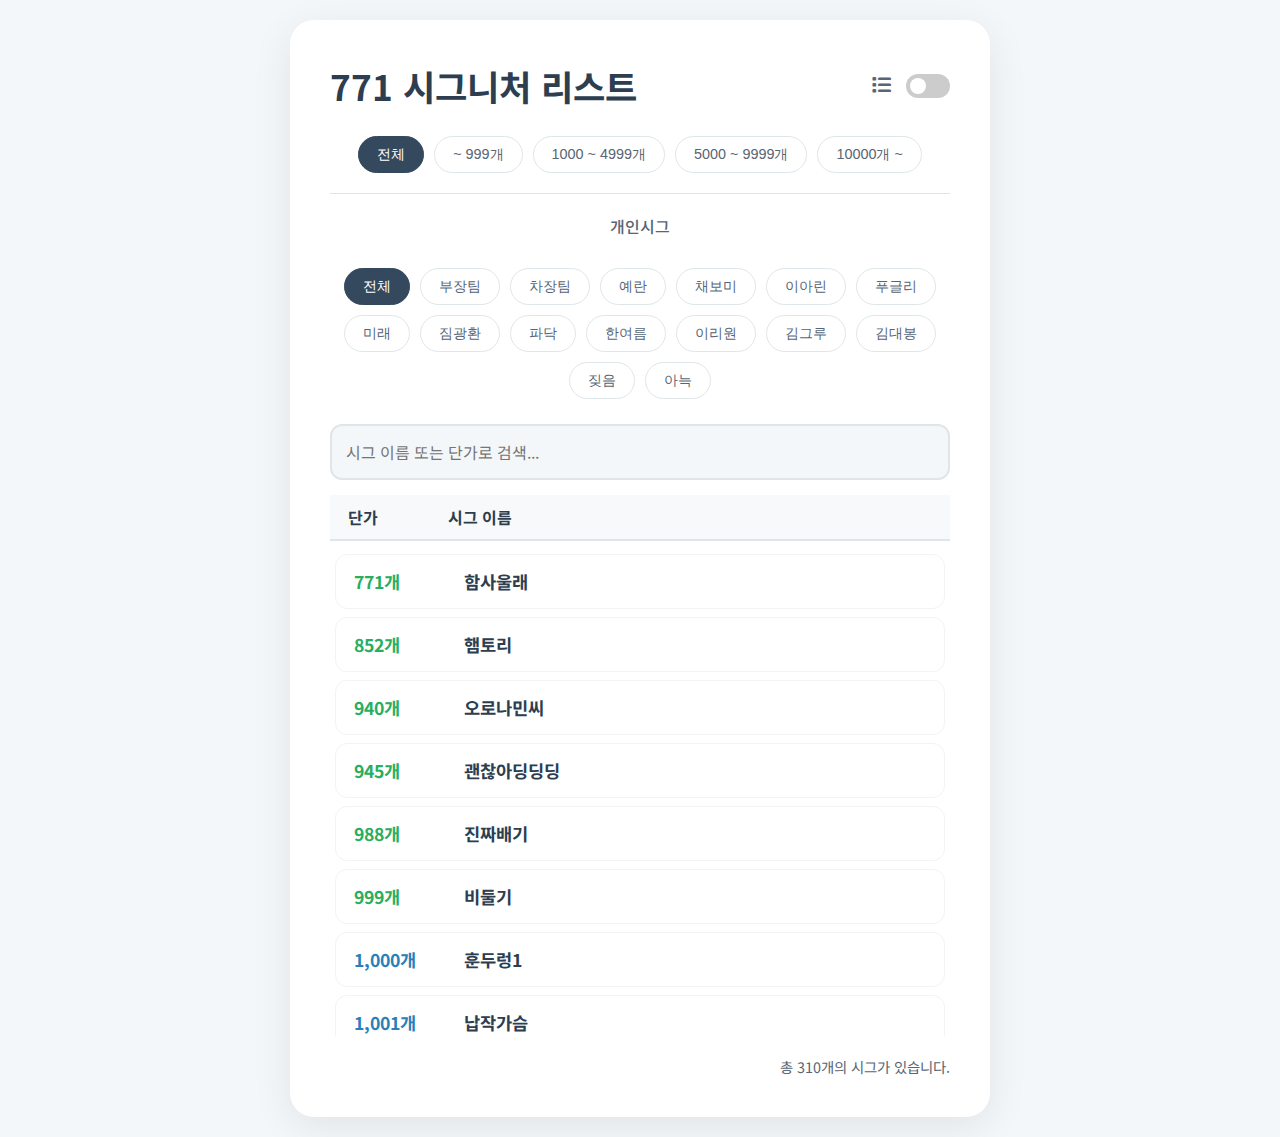
<file: index.html>
<!DOCTYPE html>
<html lang="ko">
<head>
    <meta charset="UTF-8">
    <meta name="viewport" content="width=device-width, initial-scale=1.0">
    <title>771 시그니처 리스트</title>
    <link rel="stylesheet" href="https://cdnjs.cloudflare.com/ajax/libs/font-awesome/6.4.0/css/all.min.css">
    
    <style>
        /* Google Fonts에서 'Noto Sans KR' 폰트 가져오기 */
        @import url('https://fonts.googleapis.com/css2?family=Noto+Sans+KR:wght@400;500;700&display=swap');

        :root {
            --bg-color: #f4f7f9;
            --container-bg: #ffffff;
            --text-color: #2c3e50;
            --subtext-color: #576574;
            --border-color: #dfe6e9;
            --shadow-color: rgba(0, 0, 0, 0.08);
            --header-bg: #f8f9fa;
            --card-bg: #ffffff;
            --card-border: #f1f3f5;
            --card-shadow: rgba(0,0,0,0.05);
            --card-hover-shadow: rgba(0,0,0,0.1);
        }

        body.dark-mode {
            --bg-color: #1a1a1a;
            --container-bg: #2c2c2c;
            --text-color: #ecf0f1;
            --subtext-color: #bdc3c7;
            --border-color: #4a4a4a;
            --shadow-color: rgba(0, 0, 0, 0.4);
            --header-bg: #3a3a3a;
            --card-bg: #333333;
            --card-border: #4a4a4a;
            --card-shadow: rgba(0,0,0,0.2);
            --card-hover-shadow: rgba(0,0,0,0.3);
        }

        * {
            box-sizing: border-box;
            margin: 0;
            padding: 0;
        }

        body {
            font-family: 'Noto Sans KR', sans-serif;
            background-color: var(--bg-color);
            color: var(--text-color);
            display: flex;
            justify-content: center;
            align-items: flex-start; /* 상단 정렬 */
            min-height: 100vh;
            padding: 20px;
            transition: background-color 0.3s, color 0.3s;
        }

        .container {
            background-color: var(--container-bg);
            padding: 40px;
            border-radius: 24px;
            box-shadow: 0 10px 40px var(--shadow-color);
            width: 90%;
            max-width: 700px;
            text-align: center;
            position: relative;
            transition: background-color 0.3s;
        }

        .header-section {
            display: flex;
            justify-content: space-between;
            align-items: center;
            margin-bottom: 25px;
            flex-wrap: wrap; /* 모바일에서 줄바꿈을 위해 추가 */
        }
        
        .top-controls {
            display: flex;
            align-items: center;
            gap: 15px;
        }

        /* 다크모드 토글 스위치 */
        .theme-switch-wrapper { display: flex; align-items: center; }
        .theme-switch { display: inline-block; height: 24px; position: relative; width: 44px; }
        .theme-switch input { display:none; }
        .slider { background-color: #ccc; bottom: 0; cursor: pointer; left: 0; position: absolute; right: 0; top: 0; transition: .4s; }
        .slider:before { background-color: #fff; bottom: 4px; content: ""; height: 16px; left: 4px; position: absolute; transition: .4s; width: 16px; }
        input:checked + .slider { background-color: #2196F3; }
        input:checked + .slider:before { transform: translateX(20px); }
        .slider.round { border-radius: 34px; }
        .slider.round:before { border-radius: 50%; }

        /* 뷰 전환 버튼 */
        #view-toggle { background: none; border: none; color: var(--subtext-color); cursor: pointer; font-size: 1.2em; }

        h1 {
            color: var(--text-color);
            font-size: 2.2em;
            font-weight: 700;
            margin: 0;
        }

        .controls-wrapper {
            display: flex;
            flex-direction: column;
            gap: 20px;
            margin-bottom: 25px;
        }

        .filter-group {
            display: flex;
            flex-wrap: wrap;
            gap: 10px;
            justify-content: center;
        }
        
        .filter-title {
            font-size: 1em;
            font-weight: 500;
            color: var(--subtext-color);
            margin-bottom: 10px;
            border-top: 1px solid var(--border-color);
            padding-top: 20px;
        }

        .filter-btn {
            padding: 8px 18px;
            border: 1px solid var(--border-color);
            border-radius: 20px;
            background-color: var(--container-bg);
            color: var(--subtext-color);
            cursor: pointer;
            font-size: 0.9em;
            font-weight: 500;
            transition: all 0.2s ease-in-out;
        }

        .filter-btn:hover {
            background-color: var(--bg-color);
            border-color: #c8d6e5;
        }

        .filter-btn.active {
            background-color: #34495e;
            color: white;
            border-color: #34495e;
        }
        
        .search-wrapper { position: relative; margin-bottom: 15px; }

        #search-input {
            width: 100%;
            padding: 14px;
            border: 2px solid var(--border-color);
            border-radius: 12px;
            font-size: 1em;
            font-family: 'Noto Sans KR', sans-serif;
            transition: border-color 0.2s;
            background-color: var(--bg-color);
            color: var(--text-color);
        }
        #search-input:focus { border-color: #54a0ff; outline: none; }

        .list-container { position: relative; }

        #list-header {
            display: flex;
            justify-content: space-between;
            padding: 10px 18px;
            background-color: var(--header-bg);
            border-bottom: 2px solid var(--border-color);
            position: sticky;
            top: 0;
            z-index: 10;
        }

        .list-container.card-view-active #list-header { display: none; }

        #list-header .header-price { font-weight: 700; color: var(--text-color); flex-basis: 100px; text-align: left; cursor: pointer; user-select: none; }
        #list-header .header-name { font-weight: 700; color: var(--text-color); flex-grow: 1; text-align: left; }

        #dance-list { 
            list-style-type: none; 
            text-align: left; 
            max-height: 55vh;
            overflow-y: auto;
            padding: 5px;
        }
        #dance-list::-webkit-scrollbar { width: 14px; }
        #dance-list::-webkit-scrollbar-track { background: transparent; }
        #dance-list::-webkit-scrollbar-thumb { background: #bdc3c7; border-radius: 10px; border: 4px solid var(--container-bg); }
        #dance-list::-webkit-scrollbar-thumb:hover { background: #95a5a6; }

        #dance-list li {
            background-color: var(--card-bg);
            padding: 14px 18px;
            margin-top: 8px;
            border-radius: 12px;
            display: flex;
            justify-content: space-between;
            align-items: center;
            font-size: 1.1em;
            transition: all 0.2s ease-in-out;
            border: 1px solid var(--card-border);
        }
        #dance-list li:hover {
            transform: translateY(-2px);
            box-shadow: 0 4px 15px var(--card-hover-shadow);
        }

        .dance-info { display: flex; align-items: center; flex-grow: 1; text-align: left; }
        .dance-info .price { font-weight: bold; flex-basis: 100px; text-align: left; margin-right: 10px; }
        .dance-info .name { font-weight: 700; color: var(--text-color); flex-grow: 1; }

        /* 가격대별 색상 */
        .price-tier-1 .price { color: #27ae60; } /* ~999 */
        .price-tier-2 .price { color: #2980b9; } /* 1000 ~ 4999 */
        .price-tier-3 .price { color: #d35400; } /* 5000 ~ 9999 */
        .price-tier-4 .price { color: #c0392b; } /* 10000 ~ */
        .price-tier-5 .price { color: #8e44ad; } /* 100000 ~ */

        /* 카드 뷰 스타일 */
        .list-container.card-view-active #dance-list {
            display: grid;
            grid-template-columns: repeat(auto-fill, minmax(150px, 1fr));
            gap: 15px;
        }
        .list-container.card-view-active #dance-list li {
            flex-direction: column;
            align-items: flex-start;
            padding: 15px;
        }
        .list-container.card-view-active #dance-list .dance-info {
            flex-direction: column;
            align-items: flex-start;
            width: 100%;
        }
        .list-container.card-view-active #dance-list .dance-info .price {
            font-size: 1.1em;
            margin-bottom: 5px;
        }
        .list-container.card-view-active #dance-list .dance-info .name {
            font-size: 0.9em;
        }
        .list-container.card-view-active ~ #item-count {
            margin-top: 10px;
        }

        #item-count {
            margin-top: 20px;
            color: var(--subtext-color);
            font-size: 0.9em;
            text-align: right;
        }

        @media (max-width: 700px) {
            body { padding: 10px; }
            .container { padding: 20px; }
            .header-section {
                flex-direction: column;
                gap: 20px;
                align-items: center;
            }
            .top-controls {
                order: -1; /* 모바일에서 위로 올림 */
            }
            h1 { font-size: 1.8em; text-align: center; width: 100%;}
            .filter-btn { padding: 6px 12px; font-size: 0.8em; }
            #dance-list li { padding: 10px 15px; font-size: 1em; }
            #list-header .header-price, .dance-info .price { flex-basis: 80px; }
            .list-container.card-view-active #dance-list {
                grid-template-columns: repeat(auto-fill, minmax(120px, 1fr));
            }
        }
    </style>
</head>
<body>
    <div class="container">
        <div class="header-section">
            <h1>771 시그니처 리스트</h1>
            <div class="top-controls">
                <button id="view-toggle" title="보기 전환"><i class="fas fa-list"></i></button>
                <div class="theme-switch-wrapper">
                    <label class="theme-switch" for="checkbox">
                        <input type="checkbox" id="checkbox" />
                        <div class="slider round"></div>
                    </label>
                </div>
            </div>
        </div>
        
        <div class="controls-wrapper">
            <div id="filter-buttons" class="filter-group">
                <button class="filter-btn active" data-min="0" data-max="Infinity">전체</button>
                <button class="filter-btn" data-min="1" data-max="999">~ 999개</button>
                <button class="filter-btn" data-min="1000" data-max="4999">1000 ~ 4999개</button>
                <button class="filter-btn" data-min="5000" data-max="9999">5000 ~ 9999개</button>
                <button class="filter-btn" data-min="10000" data-max="Infinity">10000개 ~</button>
            </div>
            <div class="filter-title">개인시그</div>
             <div id="personal-filter-buttons" class="filter-group">
                 <!-- 개인 필터 버튼이 여기에 동적으로 추가됩니다. -->
             </div>
        </div>
        
        <div class="search-wrapper">
            <input type="text" id="search-input" placeholder="시그 이름 또는 단가로 검색...">
        </div>
        
        <div class="list-container">
            <div id="list-header">
                <div class="header-price" id="sort-header">단가 <span id="sort-indicator"></span></div>
                <div class="header-name">시그 이름</div>
            </div>
            <ul id="dance-list"></ul>
        </div>
        <div id="item-count"></div>
    </div>
    
    <script>
        document.addEventListener('DOMContentLoaded', () => {
            const searchInput = document.getElementById('search-input');
            const danceList = document.getElementById('dance-list');
            const listContainer = document.querySelector('.list-container');
            const filterButtonsContainer = document.getElementById('filter-buttons');
            const personalFilterButtonsContainer = document.getElementById('personal-filter-buttons');
            const sortHeader = document.getElementById('sort-header');
            const sortIndicator = document.getElementById('sort-indicator');
            const itemCountElement = document.getElementById('item-count');
            const themeSwitch = document.getElementById('checkbox');
            const viewToggle = document.getElementById('view-toggle');
            
            let currentPriceFilter = { min: 0, max: Infinity };
            let currentPersonalFilter = '전체';
            let currentSort = 'none'; // 'none', 'asc', 'desc'

            // --- 데이터 관리 영역 ---
            const defaultPeople = [ '부장팀', '차장팀', '예란', '채보미', '이아린', '푸글리', '미래', '짐광환', '파닥', '한여름', '이리원', '김그루', '김대봉', '짖음', '아늑', '기타' ];
            const defaultDances = [
                { name: '함사울래', price: 771, person: '기타' }, { name: '햄토리', price: 852, person: '기타' }, { name: '오로나민씨', price: 940, person: '기타' }, { name: '괜찮아딩딩딩', price: 945, person: '기타' }, { name: '진짜배기', price: 988, person: '기타' }, { name: '비둘기', price: 999, person: '기타' }, { name: '훈두렁1', price: 1000, person: '기타' }, { name: '납작가슴', price: 1001, person: '기타' }, { name: '실루엣', price: 1002, person: '기타' }, { name: '솜사탕', price: 1003, person: '기타' }, { name: '슈퍼그럼요', price: 1005, person: '기타' }, { name: '탕탕탕', price: 1008, person: '기타' }, { name: '역도', price: 1009, person: '기타' }, { name: '미룬이', price: 1010, person: '기타' }, { name: '진압해', price: 1011, person: '기타' }, { name: '피리아웃송', price: 1012, person: '기타' }, { name: '이라이라', price: 1025, person: '기타' }, { name: '모찌송', price: 1052, person: '기타' }, { name: '삐끼삐끼', price: 1080, person: '기타' }, { name: '허리업', price: 1082, person: '기타' }, { name: '미래베어', price: 1087, person: '미래' }, { name: '썸뾱단', price: 1088, person: '한여름' }, { name: '첫만남', price: 1102, person: '기타' }, { name: '못말리는아가씨', price: 1111, person: '기타' }, { name: '바빠', price: 1115, person: '기타' }, { name: '컴투미', price: 1122, person: '기타' }, { name: '버터플라이', price: 1142, person: '기타' }, { name: '말해줘요', price: 1152, person: '기타' }, { name: '러브쉐이크', price: 1182, person: '기타' }, { name: '헤비머신건', price: 1212, person: '기타' }, { name: '레디올낫', price: 1252, person: '기타' }, { name: '이즈나 IZNA', price: 1279, person: '기타' }, { name: '핫해', price: 1288, person: '기타' }, { name: '테디베어', price: 1295, person: '기타' }, { name: '골반댄스', price: 1297, person: '기타' }, { name: '겐또', price: 1298, person: '기타' }, { name: '카리나닮았대', price: 1299, person: '기타' }, { name: '탕후루', price: 1300, person: '기타' }, { name: '바람피면D지는거야', price: 1310, person: '기타' }, { name: '할말이없네', price: 1313, person: '기타' }, { name: '푱푱', price: 1350, person: '기타' }, { name: '오세안 무역', price: 1369, person: '아늑' }, { name: '포켓몬', price: 1360, person: '기타' }, { name: '룩앳미', price: 1370, person: '기타' }, { name: '폼미쳤다', price: 1400, person: '기타' }, { name: '린뾱단', price: 1402, person: '이아린' }, { name: 'KTwiz 아웃송', price: 1412, person: '기타' }, { name: 'Shhhh', price: 1425, person: '기타' }, { name: '슈퍼슈퍼해', price: 1444, person: '기타' }, { name: '홀드업', price: 1450, person: '기타' }, { name: '봄뾱단', price: 1452, person: '채보미' }, { name: '오늘만 I love you', price: 1486, person: '기타' }, { name: '미뾱단', price: 1487, person: '미래' }, { name: '그루 뾱단', price: 1498, person: '김그루' }, { name: '왜요왜요', price: 1500, person: '기타' }, { name: '사랑받을준비완료', price: 1520, person: '기타' }, { name: '란뾱이', price: 1524, person: '예란' }, { name: '벌룬인럽', price: 1550, person: '기타' }, { name: 'Change', price: 1555, person: '기타' }, { name: '나랑사귈래', price: 1570, person: '기타' }, { name: '마그네틱', price: 1580, person: '기타' }, { name: '사랑스러워', price: 1599, person: '기타' }, { name: 'Apt', price: 1600, person: '기타' }, { name: '아마겟돈', price: 1650, person: '기타' }, { name: '오빠달려붕붕', price: 1665, person: '기타' }, { name: '기훈업(호영레이블)', price: 1666, person: '기타' }, { name: '여르미텐겐', price: 1688, person: '한여름' }, { name: '짠쿵쾅', price: 1700, person: '기타' }, { name: '이머전시', price: 1705, person: '기타' }, { name: '외모체크', price: 1717, person: '기타' }, { name: '클락션', price: 1750, person: '기타' }, { name: '돈터치', price: 1771, person: '기타' }, { name: '미드차이', price: 1772, person: '기타' }, { name: '꽃게춤', price: 1777, person: '기타' }, { name: '스트로베리러쉬', price: 1800, person: '기타' }, { name: '우치다', price: 1802, person: '기타' }, { name: '퉁퉁퉁사후르', price: 1805, person: '기타' }, { name: '날라리', price: 1818, person: '기타' }, { name: '나이스바디', price: 1820, person: '기타' }, { name: '아리원', price: 1821, person: '이리원' }, { name: '옴브리뉴', price: 1850, person: '기타' }, { name: '너뿐이야', price: 1852, person: '기타' }, { name: '수파도파', price: 1888, person: '기타' }, { name: '쌔끈빠끈해', price: 1900, person: '기타' }, { name: '푸른산호초', price: 1919, person: '기타' }, { name: '포켓로켓', price: 1925, person: '기타' }, { name: '슈퍼스타', price: 1950, person: '기타' }, { name: '찔려', price: 1972, person: '기타' }, { name: '첫눈', price: 1980, person: '기타' }, { name: '청바지', price: 1999, person: '기타' }, { name: '훈두렁', price: 2000, person: '기타' }, { name: '빛을따라서', price: 2002, person: '기타' }, { name: '투배드', price: 2004, person: '기타' }, { name: '킥드베', price: 2005, person: '기타' }, { name: '체온', price: 2008, person: '기타' }, { name: '붐붐베이스', price: 2010, person: '기타' }, { name: 'Outta my mind', price: 2025, person: '이아린' }, { name: '몸', price: 2030, person: '기타' }, { name: '바니바니', price: 2050, person: '기타' }, { name: '팬서비스', price: 2060, person: '기타' }, { name: '나니가스키', price: 2070, person: '기타' }, { name: '내이름 맑음', price: 2080, person: '기타' }, { name: '키딩', price: 2099, person: '기타' }, { name: '슈퍼소닉', price: 2100, person: '기타' }, { name: '나루토', price: 2111, person: '기타' }, { name: '짖음 응원가', price: 2131, person: '짖음' }, { name: '아로아로', price: 2152, person: '기타' }, { name: '이 xxx야', price: 2180, person: '기타' }, { name: '최애의 아이', price: 2200, person: '기타' }, { name: '사쿠란보', price: 2201, person: '기타' }, { name: '제로투', price: 2222, person: '기타' }, { name: '바우치', price: 2223, person: '기타' }, { name: '요괴란', price: 2224, person: '예란' }, { name: '네모네모', price: 2225, person: '기타' }, { name: '사뿐사뿐', price: 2226, person: '기타' }, { name: '드립', price: 2300, person: '기타' }, { name: '할것', price: 2333, person: '기타' }, { name: '언홀리', price: 2345, person: '짐광환' }, { name: '고민중독', price: 2350, person: '기타' }, { name: '떡춤', price: 2400, person: '기타' }, { name: '콩콩이', price: 2401, person: '기타' }, { name: '테크토닉', price: 2402, person: '기타' }, { name: '더기춤', price: 2403, person: '기타' }, { name: '04년생 클럽춤', price: 2404, person: '기타' }, { name: '내귀에캔디', price: 2424, person: '기타' }, { name: '틱탁', price: 2444, person: '기타' }, { name: 'Up', price: 2450, person: '기타' }, { name: '대봉 응원가', price: 2452, person: '김대봉' }, { name: '파닥 응원가', price: 2484, person: '파닥' }, { name: '미플단 이걸안쏴', price: 2487, person: '미래' }, { name: '핑크 레이디', price: 2500, person: '기타' }, { name: '멋쟁이 토마토', price: 2505, person: '기타' }, { name: '소다팝', price: 2548, person: '기타' }, { name: '오빠 바이러스', price: 2550, person: '기타' }, { name: 'Work', price: 2555, person: '기타' }, { name: '자기야 화풀어', price: 2558, person: '기타' }, { name: '위플래쉬', price: 2600, person: '기타' }, { name: '우유', price: 2626, person: '기타' }, { name: '너와의 모든지금', price: 2670, person: '기타' }, { name: '만트라', price: 2700, person: '기타' }, { name: '여우', price: 2727, person: '기타' }, { name: '흔들어!', price: 2771, person: '기타' }, { name: '매니악', price: 2777, person: '기타' }, { name: '미친짐광', price: 2779, person: '짐광환' }, { name: '바디바디', price: 2800, person: '기타' }, { name: '이쁜아린', price: 2802, person: '이아린' }, { name: '천사소개', price: 2804, person: '기타' }, { name: '공주들은 원래그래', price: 2820, person: '기타' }, { name: '이리원이리온', price: 2821, person: '이리원' }, { name: '간바레센빠이', price: 2828, person: '기타' }, { name: '보미 온다면', price: 2852, person: '채보미' }, { name: '미래 응원가', price: 2887, person: '미래' }, { name: 'Like you', price: 2888, person: '기타' }, { name: '글리 응원가', price: 2892, person: '푸글리' }, { name: '그루 응원가', price: 2898, person: '김그루' }, { name: '미야오', price: 2900, person: '기타' }, { name: '화사 Na', price: 2950, person: '기타' }, { name: '두고 보닥', price: 2984, person: '파닥' }, { name: '코카인', price: 2992, person: '기타' }, { name: '훈두렁 3', price: 3000, person: '기타' }, { name: 'EDM', price: 3003, person: '기타' }, { name: '룰루랄라', price: 3010, person: '기타' }, { name: 'Wicked', price: 3025, person: '기타' }, { name: 'GGUM', price: 3030, person: '기타' }, { name: 'Not Like Us', price: 3066, person: '기타' }, { name: '이리오너라', price: 3084, person: '파닥' }, { name: '미래의호흡', price: 3087, person: '미래' }, { name: '손떼!!', price: 3111, person: '기타' }, { name: '예란 응원가', price: 3124, person: '예란' }, { name: '버러지송', price: 3180, person: '기타' }, { name: '머시써 머시써', price: 3200, person: '기타' }, { name: 'LSD', price: 3222, person: '기타' }, { name: 'Summer Aria', price: 3288, person: '한여름' }, { name: '밤을 달리다', price: 3300, person: '기타' }, { name: '이아린업', price: 3302, person: '이아린' }, { name: '섹시글리', price: 3392, person: '푸글리' }, { name: '그대에게 한마디', price: 3500, person: '기타' }, { name: '이쿠욧', price: 3555, person: '기타' }, { name: '알려줄게', price: 3669, person: '기타' }, { name: '아헤가오', price: 3777, person: '기타' }, { name: '빠라뉴', price: 3888, person: '기타' }, { name: '터미널', price: 3892, person: '기타' }, { name: '섹시 빠빠빠', price: 3988, person: '기타' }, { name: '훈두렁 4', price: 4000, person: '기타' }, { name: 'Angel', price: 4001, person: '기타' }, { name: '린플단 너와나사이', price: 4202, person: '이아린' }, { name: 'Levitating', price: 4400, person: '기타' }, { name: '완전히 살아있네', price: 4444, person: '기타' }, { name: '미플단업', price: 4487, person: '미래' }, { name: 'London', price: 4555, person: '기타' }, { name: '따봐시파', price: 4818, person: '부장팀' }, { name: '따보던지', price: 4848, person: '기타' }, { name: '오빠를 사랑해', price: 4860, person: '차장팀' }, { name: '파닥 신호탄', price: 4884, person: '파닥' }, { name: 'RARARA', price: 4892, person: '기타' }, { name: '최악의세대', price: 5000, person: '기타' }, { name: '헤이미키', price: 5050, person: '기타' }, { name: '예란 신호탄', price: 5124, person: '예란' }, { name: '이리원 신호탄', price: 5221, person: '이리원' }, { name: '대봉신호탄', price: 5252, person: '김대봉' }, { name: '보미차이', price: 5272, person: '채보미' }, { name: '우리짐광', price: 5279, person: '짐광환' }, { name: '미래가 미래다', price: 5287, person: '미래' }, { name: '썸신호탄', price: 5288, person: '한여름' }, { name: '아린 신호탄', price: 5502, person: '이아린' }, { name: 'Beggin', price: 5555, person: '기타' }, { name: '글리 신호탄', price: 5792, person: '푸글리' }, { name: '닥이 좀보자', price: 5884, person: '파닥' }, { name: '그루 신호탄', price: 5898, person: '김그루' }, { name: '사쿠라', price: 5959, person: '기타' }, { name: '호세쿠엘보', price: 6000, person: '기타' }, { name: '슬램덩크', price: 6666, person: '기타' }, { name: 'Ashes', price: 6767, person: '기타' }, { name: '캐리비안의 해적', price: 6868, person: '기타' }, { name: '문라이트', price: 6969, person: '기타' }, { name: 'Got It', price: 6974, person: '기타' }, { name: '훈두렁 7', price: 7000, person: '기타' }, { name: 'Dirty Sexy', price: 7272, person: '차장팀' }, { name: '채봄미워', price: 7525, person: '채보미' }, { name: '귀환', price: 7575, person: '기타' }, { name: 'Killer', price: 7666, person: '기타' }, { name: '쇼타임', price: 7777, person: '기타' }, { name: '거짓말', price: 8000, person: '기타' }, { name: '쇠맛좀봐라', price: 8282, person: '부장팀' }, { name: '이게바로 멋인기라', price: 8337, person: '기타' }, { name: '살아있네 살아있어', price: 8484, person: '기타' }, { name: '미래 더 알고싶어', price: 8787, person: '미래' }, { name: '빠빠빠', price: 8888, person: '기타' }, { name: '레전드 네버다이', price: 9000, person: '기타' }, { name: '계엄령', price: 9500, person: '기타' }, { name: '파이널 러브송', price: 9820, person: '기타' }, { name: '슈퍼 비둘기', price: 9999, person: '기타' }, { name: 'MVP', price: 10000, person: '기타' }, { name: '질풍가도', price: 10002, person: '기타' }, { name: '사케사랑', price: 10004, person: '기타' }, { name: 'Where you are', price: 10010, person: '기타' }, { name: 'Devil', price: 10013, person: '기타' }, { name: '홍길동', price: 10020, person: '기타' }, { name: '슈퍼란플단', price: 10024, person: '예란' }, { name: 'Ak47', price: 10047, person: '기타' }, { name: 'Thumb', price: 10052, person: '채보미' }, { name: 'V6_melody', price: 10066, person: '기타' }, { name: 'The', price: 10071, person: '기타' }, { name: '하누 HANU', price: 10082, person: '기타' }, { name: '파닥몬 진화', price: 10084, person: '파닥' }, { name: '보미안의88', price: 10088, person: '기타' }, { name: '만개화', price: 10099, person: '기타' }, { name: 'You are my Hero', price: 10105, person: '채보미' }, { name: '동쟈스님', price: 10108, person: '기타' }, { name: 'Xeross', price: 10130, person: '기타' }, { name: '공돌2당', price: 10202, person: '기타' }, { name: 'Dodododod', price: 10505, person: '기타' }, { name: '대치동', price: 10609, person: '기타' }, { name: '땡기우기', price: 10707, person: '기타' }, { name: '찌노롱UP', price: 10756, person: '기타' }, { name: '만끼', price: 10771, person: '기타' }, { name: '지져스', price: 10774, person: '기타' }, { name: 'Soundbox', price: 10804, person: '기타' }, { name: 'Carrera.', price: 10911, person: '기타' }, { name: 'Heaven', price: 11004, person: '기타' }, { name: 'Atmosphere', price: 11111, person: '기타' }, { name: '강강수월래', price: 11187, person: '기타' }, { name: '소원을 말해봐', price: 11811, person: '차장팀' }, { name: '짐멘의 외침', price: 11900, person: '짐광환' }, { name: '불좀지펴봐라', price: 11911, person: '부장팀' }, { name: '도파민', price: 11582, person: '기타' }, { name: '슈퍼 썸플단', price: 12088, person: '한여름' }, { name: 'Hands Up', price: 12121, person: '기타' }, { name: '심장을 바쳐라', price: 12171, person: '기타' }, { name: '슈퍼 원플단', price: 12221, person: '이리원' }, { name: '뛰어', price: 12222, person: '기타' }, { name: '시그니엘', price: 12223, person: '기타' }, { name: 'Ass Up', price: 12250, person: '기타' }, { name: '안녕하세욥@', price: 12345, person: '기타' }, { name: '슈퍼봄플단', price: 12452, person: '채보미' }, { name: '발견사운드', price: 12484, person: '기타' }, { name: 'Heart', price: 12486, person: '기타' }, { name: '슈퍼 푸글리', price: 12492, person: '푸글리' }, { name: '레부엘토마토', price: 12505, person: '기타' }, { name: '아뜨거탱탱이', price: 12525, person: '기타' }, { name: '어흥~!@', price: 12550, person: '기타' }, { name: '함마형!', price: 12588, person: '기타' }, { name: 'Cjyo', price: 12745, person: '기타' }, { name: '슈퍼 짐플단', price: 12779, person: '짐광환' }, { name: 'Ignite', price: 13333, person: '기타' }, { name: '슈퍼 린플단', price: 14202, person: '이아린' }, { name: '행복만해란', price: 14240, person: '예란' }, { name: 'Call Of Silence', price: 14475, person: '기타' }, { name: '슈퍼 닥플단', price: 14484, person: '파닥' }, { name: '슈퍼 미플단', price: 14487, person: '미래' }, { name: 'Wolves', price: 14771, person: '기타' }, { name: '마티니', price: 15000, person: '기타' }, { name: 'Dangerous', price: 16666, person: '기타' }, { name: '고죠사토루', price: 17459, person: '기타' }, { name: '#까치', price: 17777, person: '기타' }, { name: '프로산게장', price: 18530, person: '기타' }, { name: 'VIP', price: 20000, person: '기타' }, { name: '이만 끼', price: 20771, person: '기타' }, { name: '할렐루야', price: 20774, person: '기타' }, { name: '채플단 Never Die', price: 22222, person: '채보미' }, { name: '슈퍼 란플단', price: 22224, person: '예란' }, { name: 'Chocoping', price: 25555, person: '기타' }, { name: '귀멸의 칼날', price: 27771, person: '기타' }, { name: '큰 까치', price: 27777, person: '기타' }, { name: '미래핵펀치', price: 28787, person: '미래' }, { name: '큰 레부엘토마토', price: 29999, person: '기타' }, { name: 'VVIP', price: 30000, person: '기타' }, { name: 'Legendary', price: 100000, person: '기타' }, { name: 'Stronger', price: 200000, person: '기타' }, { name: 'GOD', price: 300000, person: '기타' }
            ];

            // 페이지 로드 시 데이터 오름차순으로 정렬
            defaultDances.sort((a, b) => a.price - b.price);

            let dances = [...defaultDances];
            let originalDances = [...defaultDances];
            
            // 개인 필터 버튼 생성
            function createPersonalFilterButtons() {
                const people = [...defaultPeople];
                
                personalFilterButtonsContainer.innerHTML = '<button class="filter-btn active" data-filter="전체">전체</button>';
                people.forEach(person => {
                    if (person === '기타') return;
                    // 해당 멤버의 시그가 하나라도 있는지 확인
                    const hasSigs = defaultDances.some(dance => dance.person === person);
                    if (hasSigs) {
                        const button = document.createElement('button');
                        button.className = 'filter-btn';
                        button.dataset.filter = person;
                        button.textContent = person;
                        personalFilterButtonsContainer.appendChild(button);
                    }
                });
            }

            // 목록 렌더링 함수
            const renderDances = (dancesToRender) => {
                danceList.innerHTML = '';
                dancesToRender.forEach((dance) => {
                    const li = document.createElement('li');
                    if (dance.price >= 100000) li.classList.add('price-tier-5');
                    else if (dance.price >= 10000) li.classList.add('price-tier-4');
                    else if (dance.price >= 5000) li.classList.add('price-tier-3');
                    else if (dance.price >= 1000) li.classList.add('price-tier-2');
                    else li.classList.add('price-tier-1');
                    const danceInfo = document.createElement('div');
                    danceInfo.className = 'dance-info';
                    const priceSpan = document.createElement('span');
                    priceSpan.className = 'price';
                    priceSpan.textContent = `${dance.price.toLocaleString('ko-KR')}개`;
                    const nameSpan = document.createElement('span');
                    nameSpan.className = 'name';
                    nameSpan.textContent = dance.name;
                    danceInfo.appendChild(priceSpan);
                    danceInfo.appendChild(nameSpan);
                    li.appendChild(danceInfo);
                    danceList.appendChild(li);
                });
                itemCountElement.textContent = `총 ${dancesToRender.length}개의 시그가 있습니다.`;
            };

            // 검색, 필터링, 정렬 함수
            const filterAndRender = () => {
                const searchTerm = searchInput.value.trim().toLowerCase();
                let filteredDances = [...defaultDances]; // 항상 원본 데이터로 시작

                // 1. 개인 필터 적용
                if (currentPersonalFilter !== '전체') {
                    filteredDances = filteredDances.filter(dance => dance.person === currentPersonalFilter);
                }

                // 2. 가격 범위 필터 적용
                filteredDances = filteredDances.filter(dance => 
                    dance.price >= currentPriceFilter.min && dance.price <= currentPriceFilter.max
                );

                // 3. 검색어 필터 적용
                if (searchTerm) {
                    filteredDances = filteredDances.filter(dance => 
                        dance.name.toLowerCase().includes(searchTerm) || String(dance.price).includes(searchTerm)
                    );
                }
                
                // 4. 정렬 적용
                if (currentSort === 'asc') {
                    filteredDances.sort((a, b) => a.price - b.price);
                } else if (currentSort === 'desc') {
                    filteredDances.sort((a, b) => b.price - a.price);
                }
                
                renderDances(filteredDances);
            };
            
            // 이벤트 리스너
            filterButtonsContainer.addEventListener('click', (e) => {
                if (e.target.classList.contains('filter-btn')) {
                    filterButtonsContainer.querySelectorAll('.filter-btn').forEach(btn => btn.classList.remove('active'));
                    e.target.classList.add('active');
                    currentPriceFilter.min = parseFloat(e.target.dataset.min);
                    currentPriceFilter.max = parseFloat(e.target.dataset.max);
                    filterAndRender();
                }
            });

            personalFilterButtonsContainer.addEventListener('click', (e) => {
                const btn = e.target;
                if (btn.classList.contains('filter-btn')) {
                    if (btn.classList.contains('active')) {
                        btn.classList.remove('active');
                        currentPersonalFilter = '전체';
                        personalFilterButtonsContainer.querySelector('[data-filter="전체"]').classList.add('active');
                    } else {
                        personalFilterButtonsContainer.querySelectorAll('.filter-btn').forEach(b => b.classList.remove('active'));
                        btn.classList.add('active');
                        currentPersonalFilter = btn.dataset.filter;
                    }
                    filterAndRender();
                }
            });

            sortHeader.addEventListener('click', () => {
                if (currentSort === 'none') currentSort = 'asc';
                else if (currentSort === 'asc') currentSort = 'desc';
                else currentSort = 'none';
                sortIndicator.textContent = currentSort === 'asc' ? '▲' : currentSort === 'desc' ? '▼' : '';
                filterAndRender();
            });

            searchInput.addEventListener('input', filterAndRender);
            
            themeSwitch.addEventListener('change', (e) => {
                document.body.classList.toggle('dark-mode', e.target.checked);
            });

            viewToggle.addEventListener('click', () => {
                listContainer.classList.toggle('card-view-active');
                const isCardView = listContainer.classList.contains('card-view-active');
                viewToggle.innerHTML = isCardView ? '<i class="fas fa-th-large"></i>' : '<i class="fas fa-list"></i>';
            });

            // 초기화
            createPersonalFilterButtons();
            filterAndRender();
        });
    </script>
</body>
</html>
</file>
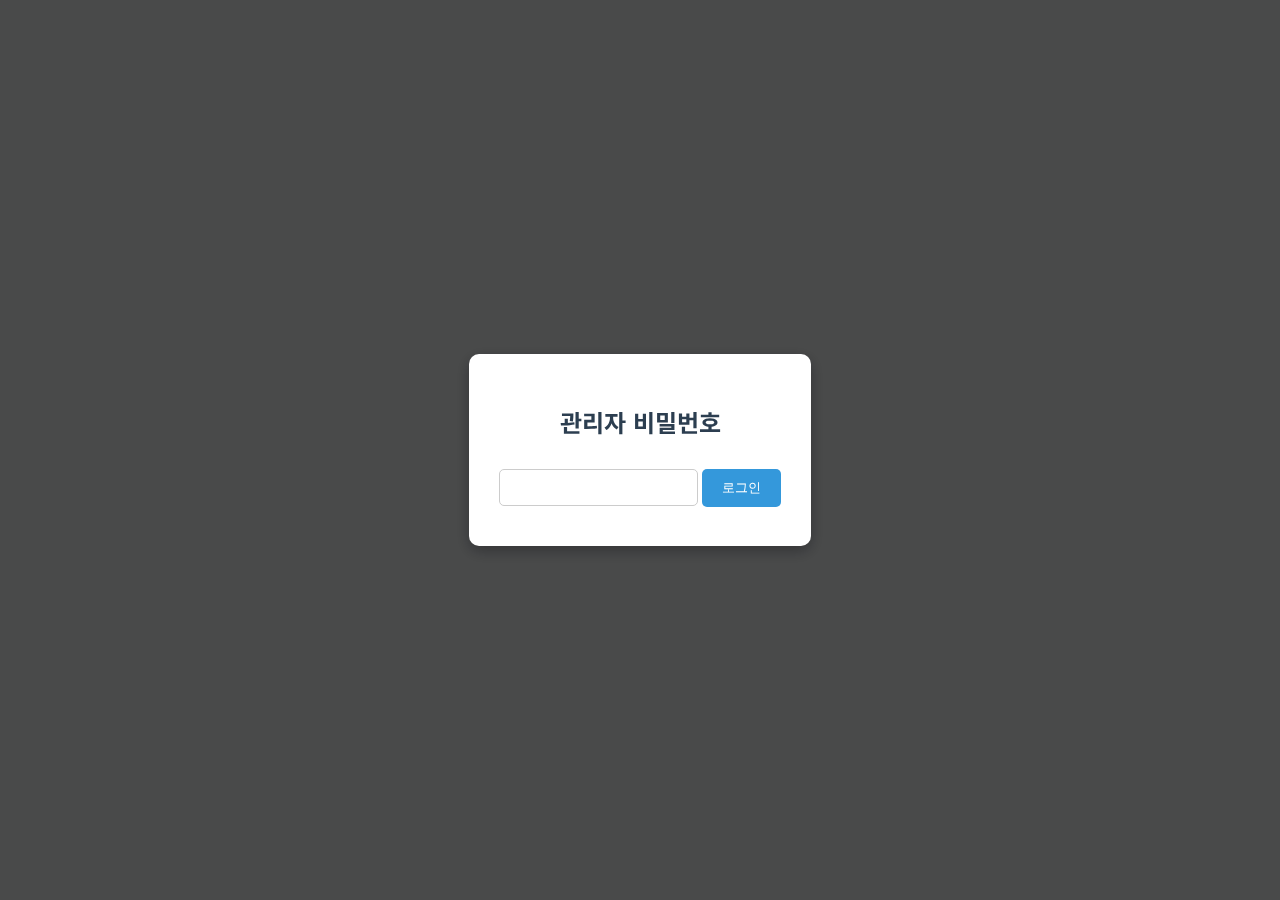
<file: admin.html>
<!DOCTYPE html>
<html lang="ko">
<head>
    <meta charset="UTF-8">
    <meta name="viewport" content="width=device-width, initial-scale=1.0">
    <title>시그니처 관리</title>
    <link rel="stylesheet" href="https://cdnjs.cloudflare.com/ajax/libs/font-awesome/6.4.0/css/all.min.css">
    <style>
        @import url('https://fonts.googleapis.com/css2?family=Noto+Sans+KR:wght@400;500;700&display=swap');
        :root {
            --primary-color: #3498db;
            --success-color: #27ae60;
            --danger-color: #e74c3c;
            --light-gray: #f4f7f9;
            --gray: #dfe6e9;
            --dark-gray: #576574;
            --text-color: #2c3e50;
        }
        body { font-family: 'Noto Sans KR', sans-serif; background-color: var(--light-gray); display: flex; justify-content: center; padding: 20px; }
        .container { background-color: #fff; padding: 40px; border-radius: 24px; box-shadow: 0 10px 40px rgba(0,0,0,0.08); width: 90%; max-width: 800px; }
        h1, h2 { margin-bottom: 20px; text-align: center; color: var(--text-color); }
        h2 { font-size: 1.5em; }
        #password-overlay { position: fixed; top: 0; left: 0; width: 100%; height: 100%; background: rgba(0,0,0,0.7); display: flex; justify-content: center; align-items: center; z-index: 100; }
        #password-box { background: white; padding: 30px; border-radius: 10px; text-align: center; box-shadow: 0 5px 15px rgba(0,0,0,0.3); }
        #password-box input { padding: 10px; border: 1px solid #ccc; border-radius: 5px; margin: 10px 0; }
        #password-box button { padding: 10px 20px; }
        #password-error { color: var(--danger-color); margin-top: 10px; display: none; }
        #admin-content { display: none; }
        .item-list { max-height: 40vh; overflow-y: auto; padding: 10px; border: 1px solid var(--gray); border-radius: 8px; margin-bottom: 20px; }
        .sig-item, .person-item { display: flex; gap: 10px; margin-bottom: 10px; align-items: center; padding: 5px; border-radius: 5px; background-color: #fff; }
        .sig-item input, .sig-item select, .person-item input { padding: 8px; border: 1px solid #ccc; border-radius: 5px; font-size: 1em; }
        .sig-item input[type="text"], .person-item input[type="text"] { flex-grow: 1; }
        .sig-item input[type="number"] { width: 100px; }
        .sig-item select { width: 150px; }
        .btn { padding: 8px 12px; border: none; border-radius: 5px; cursor: pointer; color: white; transition: background-color 0.2s; }
        .delete-btn { background-color: var(--danger-color); }
        .delete-btn:hover { background-color: #c0392b; }
        .add-form { margin-bottom: 20px; padding-bottom: 20px; border-bottom: 1px solid #eee; display: flex; gap: 10px; }
        .save-btn { background-color: var(--success-color); font-size: 1.1em; padding: 12px; width: 100%; margin-top: 10px; }
        .save-btn:hover { background-color: #2ecc71; }
        .home-link { display: block; margin-top: 20px; text-align: center; }
        .management-section { margin-top: 30px; padding: 20px; border: 1px solid var(--gray); border-radius: 12px; }
        #notification { position: fixed; bottom: 20px; left: 50%; transform: translateX(-50%); background-color: var(--success-color); color: white; padding: 15px 25px; border-radius: 8px; z-index: 200; opacity: 0; transition: opacity 0.5s; }
        #notification.show { opacity: 1; }
    </style>
</head>
<body>
    <div id="password-overlay">
        <div id="password-box">
            <h2>관리자 비밀번호</h2>
            <input type="password" id="password-input">
            <button id="password-submit" class="btn" style="background-color: var(--primary-color);">로그인</button>
            <p id="password-error">비밀번호가 틀렸습니다.</p>
        </div>
    </div>

    <div class="container" id="admin-content">
        <h1>시그니처 관리</h1>
        
        <div class="management-section">
            <h2>시그니처 목록</h2>
            <div class="add-form">
                <input type="text" id="new-name" placeholder="새 시그니처 이름">
                <input type="number" id="new-price" placeholder="단가">
                <select id="new-person"></select>
                <button id="add-btn" class="btn" style="background-color:var(--primary-color);">추가</button>
            </div>
            <div id="admin-list" class="item-list"></div>
            <button id="save-dances-btn" class="btn save-btn">시그니처 목록 저장</button>
        </div>

        <div class="management-section">
            <h2>멤버 관리</h2>
            <div class="add-form">
                <input type="text" id="new-person-name" placeholder="새 멤버 이름">
                <button id="add-person-btn" class="btn" style="background-color:var(--primary-color);">멤버 추가</button>
            </div>
            <div id="person-list" class="item-list"></div>
            <button id="save-people-btn" class="btn save-btn">멤버 목록 저장</button>
        </div>

        <a href="index.html" class="home-link">목록 페이지로 돌아가기</a>
    </div>
    <div id="notification"></div>

    <script>
        document.addEventListener('DOMContentLoaded', () => {
            const passwordOverlay = document.getElementById('password-overlay');
            const passwordInput = document.getElementById('password-input');
            const passwordSubmit = document.getElementById('password-submit');
            const passwordError = document.getElementById('password-error');
            const adminContent = document.getElementById('admin-content');
            const adminList = document.getElementById('admin-list');
            const newNameInput = document.getElementById('new-name');
            const newPriceInput = document.getElementById('new-price');
            const newPersonSelect = document.getElementById('new-person');
            const addBtn = document.getElementById('add-btn');
            const saveDancesBtn = document.getElementById('save-dances-btn');
            const personList = document.getElementById('person-list');
            const newPersonNameInput = document.getElementById('new-person-name');
            const addPersonBtn = document.getElementById('add-person-btn');
            const savePeopleBtn = document.getElementById('save-people-btn');
            const notification = document.getElementById('notification');

            const ENCRYPTED_PASSWORD = "NzcxNzcx";
            let dances = [];
            let people = [];
            
            const defaultPeople = [ '채보미', '예란', '미래', '푸글리', '파닥', '짐광환', '한여름', '이리원', '이아린', '김그루', '김대봉', '기타' ];
            
            const defaultDances = [
                { name: '함사울래', price: 771, person: '기타' }, { name: '햄토리', price: 852, person: '기타' }, { name: '오로나민씨', price: 940, person: '기타' }, { name: '괜찮아딩딩딩', price: 945, person: '기타' }, { name: '진짜배기', price: 988, person: '기타' }, { name: '비둘기', price: 999, person: '기타' }, { name: '훈두렁1', price: 1000, person: '기타' }, { name: '납작가슴', price: 1001, person: '기타' }, { name: '실루엣', price: 1002, person: '기타' }, { name: '솜사탕', price: 1003, person: '기타' }, { name: '슈퍼그럼요', price: 1005, person: '기타' }, { name: '탕탕탕', price: 1008, person: '기타' }, { name: '역도', price: 1009, person: '기타' }, { name: '미룬이', price: 1010, person: '기타' }, { name: '진압해', price: 1011, person: '기타' }, { name: '피리아웃송', price: 1012, person: '기타' }, { name: '이라이라', price: 1025, person: '기타' }, { name: '모찌송', price: 1052, person: '기타' }, { name: '삐끼삐끼', price: 1080, person: '기타' }, { name: '허리업', price: 1082, person: '기타' }, { name: '미래베어', price: 1087, person: '미래' }, { name: '썸뾱단', price: 1088, person: '한여름' }, { name: '첫만남', price: 1102, person: '기타' }, { name: '못말리는아가씨', price: 1111, person: '기타' }, { name: '바빠', price: 1115, person: '기타' }, { name: '컴투미', price: 1122, person: '기타' }, { name: '버터플라이', price: 1142, person: '기타' }, { name: '말해줘요', price: 1152, person: '기타' }, { name: '러브쉐이크', price: 1182, person: '기타' }, { name: '헤비머신건', price: 1212, person: '기타' }, { name: '레디올낫', price: 1252, person: '기타' }, { name: '이즈나 IZNA', price: 1279, person: '기타' }, { name: '핫해', price: 1288, person: '기타' }, { name: '테디베어', price: 1295, person: '기타' }, { name: '골반댄스', price: 1297, person: '기타' }, { name: '겐또', price: 1298, person: '기타' }, { name: '카리나닮았대', price: 1299, person: '기타' }, { name: '탕후루', price: 1300, person: '기타' }, { name: '바람피면D지는거야', price: 1310, person: '기타' }, { name: '할말이없네', price: 1313, person: '기타' }, { name: '푱푱', price: 1350, person: '기타' }, { name: '포켓몬', price: 1360, person: '기타' }, { name: '룩앳미', price: 1370, person: '기타' }, { name: '폼미쳤다', price: 1400, person: '기타' }, { name: 'KTwiz 아웃송', price: 1412, person: '기타' }, { name: 'Shhhh', price: 1425, person: '기타' }, { name: '슈퍼슈퍼해', price: 1444, person: '기타' }, { name: '홀드업', price: 1450, person: '기타' }, { name: '봄뾱단', price: 1452, person: '채보미' }, { name: '오늘만 I love you', price: 1486, person: '기타' }, { name: '미뾱단', price: 1487, person: '미래' }, { name: '왜요왜요', price: 1500, person: '기타' }, { name: '사랑받을준비완료', price: 1520, person: '기타' }, { name: '란뾱이', price: 1524, person: '예란' }, { name: '벌룬인럽', price: 1550, person: '기타' }, { name: 'Change', price: 1555, person: '기타' }, { name: '나랑사귈래', price: 1570, person: '기타' }, { name: '마그네틱', price: 1580, person: '기타' }, { name: '사랑스러워', price: 1599, person: '기타' }, { name: 'Apt', price: 1600, person: '기타' }, { name: '아마겟돈', price: 1650, person: '기타' }, { name: '오빠달려붕붕', price: 1665, person: '기타' }, { name: '기훈업(호영레이블)', price: 1666, person: '기타' }, { name: '여르미텐겐', price: 1688, person: '한여름' }, { name: '짠쿵쾅', price: 1700, person: '기타' }, { name: '이머전시', price: 1705, person: '기타' }, { name: '외모체크', price: 1717, person: '기타' }, { name: '클락션', price: 1750, person: '기타' }, { name: '돈터치', price: 1771, person: '기타' }, { name: '미드차이', price: 1772, person: '기타' }, { name: '꽃게춤', price: 1777, person: '기타' }, { name: '스트로베리러쉬', price: 1800, person: '기타' }, { name: '우치다', price: 1802, person: '기타' }, { name: '퉁퉁퉁사후르', price: 1805, person: '기타' }, { name: '날라리', price: 1818, person: '기타' }, { name: '나이스바디', price: 1820, person: '기타' }, { name: '아리원', price: 1821, person: '이리원' }, { name: '옴브리뉴', price: 1850, person: '기타' }, { name: '너뿐이야', price: 1852, person: '기타' }, { name: '수파도파', price: 1888, person: '기타' }, { name: '쌔끈빠끈해', price: 1900, person: '기타' }, { name: '푸른산호초', price: 1919, person: '기타' }, { name: '포켓로켓', price: 1925, person: '기타' }, { name: '슈퍼스타', price: 1950, person: '기타' }, { name: '찔려', price: 1972, person: '기타' }, { name: '첫눈', price: 1980, person: '기타' }, { name: '청바지', price: 1999, person: '기타' }, { name: '훈두렁', price: 2000, person: '기타' }, { name: '빛을따라서', price: 2002, person: '기타' }, { name: '투배드', price: 2004, person: '기타' }, { name: '킥드베', price: 2005, person: '기타' }, { name: '체온', price: 2008, person: '기타' }, { name: '붐붐베이스', price: 2010, person: '기타' }, { name: 'Outta my mind', price: 2025, person: '이아린' }, { name: '몸', price: 2030, person: '기타' }, { name: '바니바니', price: 2050, person: '기타' }, { name: '팬서비스', price: 2060, person: '기타' }, { name: '나니가스키', price: 2070, person: '기타' }, { name: '내이름 맑음', price: 2080, person: '기타' }, { name: '키딩', price: 2099, person: '기타' }, { name: '슈퍼소닉', price: 2100, person: '기타' }, { name: '나루토', price: 2111, person: '기타' }, { name: '아로아로', price: 2152, person: '기타' }, { name: '이 xxx야', price: 2180, person: '기타' }, { name: '최애의 아이', price: 2200, person: '기타' }, { name: '사쿠란보', price: 2201, person: '기타' }, { name: '제로투', price: 2222, person: '기타' }, { name: '바우치', price: 2223, person: '기타' }, { name: '요괴란', price: 2224, person: '예란' }, { name: '네모네모', price: 2225, person: '기타' }, { name: '사뿐사뿐', price: 2226, person: '기타' }, { name: '드립', price: 2300, person: '기타' }, { name: '할것', price: 2333, person: '기타' }, { name: '언홀리', price: 2345, person: '짐광환' }, { name: '고민중독', price: 2350, person: '기타' }, { name: '떡춤', price: 2400, person: '기타' }, { name: '콩콩이', price: 2401, person: '기타' }, { name: '테크토닉', price: 2402, person: '기타' }, { name: '더기춤', price: 2403, person: '기타' }, { name: '04년생 클럽춤', price: 2404, person: '기타' }, { name: '내귀에캔디', price: 2424, person: '기타' }, { name: '틱탁', price: 2444, person: '기타' }, { name: 'Up', price: 2450, person: '기타' }, { name: '대봉 응원가', price: 2452, person: '김대봉' }, { name: '파닥 응원가', price: 2484, person: '파닥' }, { name: '핑크 레이디', price: 2500, person: '기타' }, { name: '멋쟁이 토마토', price: 2505, person: '기타' }, { name: '소다팝', price: 2548, person: '기타' }, { name: '오빠 바이러스', price: 2550, person: '기타' }, { name: 'Work', price: 2555, person: '기타' }, { name: '자기야 화풀어', price: 2558, person: '기타' }, { name: '위플래쉬', price: 2600, person: '기타' }, { name: '우유', price: 2626, person: '기타' }, { name: '너와의 모든지금', price: 2670, person: '기타' }, { name: '만트라', price: 2700, person: '기타' }, { name: '여우', price: 2727, person: '기타' }, { name: '흔들어!', price: 2771, person: '기타' }, { name: '매니악', price: 2777, person: '기타' }, { name: '미친짐광', price: 2779, person: '짐광환' }, { name: '바디바디', price: 2800, person: '기타' }, { name: '이쁜아린', price: 2802, person: '이아린' }, { name: '천사소개', price: 2804, person: '기타' }, { name: '공주들은 원래그래', price: 2820, person: '기타' }, { name: '이리원이리온', price: 2821, person: '이리원' }, { name: '간바레센빠이', price: 2828, person: '기타' }, { name: '보미 온다면', price: 2852, person: '채보미' }, { name: '미래 응원가', price: 2887, person: '미래' }, { name: 'Like you', price: 2888, person: '기타' }, { name: '글리 응원가', price: 2892, person: '푸글리' }, { name: '미야오', price: 2900, person: '기타' }, { name: '화사 Na', price: 2950, person: '기타' }, { name: '두고 보닥', price: 2984, person: '파닥' }, { name: '코카인', price: 2992, person: '기타' }, { name: '훈두렁 3', price: 3000, person: '기타' }, { name: 'EDM', price: 3003, person: '기타' }, { name: 'Wicked', price: 3025, person: '기타' }, { name: 'GGUM', price: 3030, person: '기타' }, { name: 'Not Like Us', price: 3066, person: '기타' }, { name: '이리오너라', price: 3084, person: '파닥' }, { name: '미래의호흡', price: 3087, person: '미래' }, { name: '손떼!!', price: 3111, person: '기타' }, { name: '예란 응원가', price: 3124, person: '예란' }, { name: '버러지송', price: 3180, person: '기타' }, { name: 'LSD', price: 3222, person: '기타' }, { name: 'Summer Aria', price: 3288, person: '한여름' }, { name: '밤을 달리다', price: 3300, person: '기타' }, { name: '이아린업', price: 3302, person: '이아린' }, { name: '섹시글리', price: 3392, person: '푸글리' }, { name: '그대에게 한마디', price: 3500, person: '기타' }, { name: '이쿠욧', price: 3555, person: '기타' }, { name: '알려줄게', price: 3669, person: '기타' }, { name: '아헤가오', price: 3777, person: '기타' }, { name: '빠라뉴', price: 3888, person: '기타' }, { name: '터미널', price: 3892, person: '기타' }, { name: '섹시 빠빠빠', price: 3988, person: '기타' }, { name: '훈두렁 4', price: 4000, person: '기타' }, { name: 'Angel', price: 4001, person: '기타' }, { name: '린플단 너와나사이', price: 4202, person: '이아린' }, { name: 'Levitating', price: 4400, person: '기타' }, { name: '완전히 살아있네', price: 4444, person: '기타' }, { name: '미플단업', price: 4487, person: '미래' }, { name: '따보던지', price: 4848, person: '기타' }, { name: '파닥 신호탄', price: 4884, person: '파닥' }, { name: 'RARARA', price: 4892, person: '기타' }, { name: '최악의세대', price: 5000, person: '기타' }, { name: '헤이미키', price: 5050, person: '기타' }, { name: '예란 신호탄', price: 5124, person: '예란' }, { name: '대봉신호탄', price: 5252, person: '김대봉' }, { name: '보미차이', price: 5272, person: '채보미' }, { name: '우리짐광', price: 5279, person: '짐광환' }, { name: '미래가 미래다', price: 5287, person: '미래' }, { name: '썸신호탄', price: 5288, person: '한여름' }, { name: '아린 신호탄', price: 5502, person: '이아린' }, { name: 'Beggin', price: 5555, person: '기타' }, { name: '글리 신호탄', price: 5792, person: '푸글리' }, { name: '닥이 좀보자', price: 5884, person: '파닥' }, { name: '사쿠라', price: 5959, person: '기타' }, { name: '호세쿠엘보', price: 6000, person: '기타' }, { name: '슬램덩크', price: 6666, person: '기타' }, { name: 'Ashes', price: 6767, person: '기타' }, { name: '캐리비안의 해적', price: 6868, person: '기타' }, { name: '문라이트', price: 6969, person: '기타' }, { name: 'Got It', price: 6974, person: '기타' }, { name: '훈두렁 7', price: 7000, person: '기타' }, { name: '채봄미워', price: 7525, person: '채보미' }, { name: '귀환', price: 7575, person: '기타' }, { name: 'Killer', price: 7666, person: '기타' }, { name: '쇼타임', price: 7777, person: '기타' }, { name: '거짓말', price: 8000, person: '기타' }, { name: '이게바로 멋인기라', price: 8337, person: '기타' }, { name: '살아있네 살아있어', price: 8484, person: '기타' }, { name: '미래 더 알고싶어', price: 8787, person: '미래' }, { name: '빠빠빠', price: 8888, person: '기타' }, { name: '레전드 네버다이', price: 9000, person: '기타' }, { name: '계엄령', price: 9500, person: '기타' }, { name: '파이널 러브송', price: 9820, person: '기타' }, { name: '슈퍼 비둘기', price: 9999, person: '기타' }, { name: 'MVP', price: 10000, person: '기타' }, { name: '질풍가도', price: 10002, person: '기타' }, { name: '사케사랑', price: 10004, person: '기타' }, { name: 'Where you are', price: 10010, person: '기타' }, { name: 'Devil', price: 10013, person: '기타' }, { name: '홍길동', price: 10020, person: '기타' }, { name: '슈퍼란플단', price: 10024, person: '예란' }, { name: 'Ak47', price: 10047, person: '기타' }, { name: 'Thumb', price: 10052, person: '채보미' }, { name: 'V6_melody', price: 10066, person: '기타' }, { name: 'The', price: 10071, person: '기타' }, { name: '하누 HANU', price: 10082, person: '기타' }, { name: '파닥몬 진화', price: 10084, person: '파닥' }, { name: '보미안의88', price: 10088, person: '기타' }, { name: '만개화', price: 10099, person: '기타' }, { name: 'You are my Hero', price: 10105, person: '채보미' }, { name: '동쟈스님', price: 10108, person: '기타' }, { name: '공돌2당', price: 10202, person: '기타' }, { name: 'Dodododod', price: 10505, person: '기타' }, { name: '대치동', price: 10609, person: '기타' }, { name: '땡기우기', price: 10707, person: '기타' }, { name: '찌노롱UP', price: 10756, person: '기타' }, { name: '만끼', price: 10771, person: '기타' }, { name: '지져스', price: 10774, person: '기타' }, { name: 'Carrera.', price: 10911, person: '기타' }, { name: 'Heaven', price: 11004, person: '기타' }, { name: 'Atmosphere', price: 11111, person: '기타' }, { name: '강강수월래', price: 11187, person: '기타' }, { name: '짐멘의 외침', price: 11900, person: '짐광환' }, { name: '도파민', price: 11582, person: '기타' }, { name: '슈퍼 썸플단', price: 12088, person: '한여름' }, { name: 'Hands Up', price: 12121, person: '기타' }, { name: '심장을 바쳐라', price: 12171, person: '기타' }, { name: '슈퍼 원플단', price: 12221, person: '이리원' }, { name: '시그니엘', price: 12223, person: '기타' }, { name: 'Ass Up', price: 12250, person: '기타' }, { name: '안녕하세욥@', price: 12345, person: '기타' }, { name: '슈퍼봄플단', price: 12452, person: '채보미' }, { name: '발견사운드', price: 12484, person: '기타' }, { name: 'Heart', price: 12486, person: '기타' }, { name: '슈퍼 푸글리', price: 12492, person: '푸글리' }, { name: '레부엘토마토', price: 12505, person: '기타' }, { name: '아뜨거탱탱이', price: 12525, person: '기타' }, { name: '어흥~!@', price: 12550, person: '기타' }, { name: '함마형!', price: 12588, person: '기타' }, { name: 'Cjyo', price: 12745, person: '기타' }, { name: '슈퍼 짐플단', price: 12779, person: '짐광환' }, { name: 'Ignite', price: 13333, person: '기타' }, { name: '슈퍼 린플단', price: 14202, person: '이아린' }, { name: '행복만해란', price: 14240, person: '예란' }, { name: '슈퍼 닥플단', price: 14484, person: '파닥' }, { name: '슈퍼 미플단', price: 14487, person: '미래' }, { name: 'Wolves', price: 14771, person: '기타' }, { name: '마티니', price: 15000, person: '기타' }, { name: 'Dangerous', price: 16666, person: '기타' }, { name: '고죠사토루', price: 17459, person: '기타' }, { name: '#까치', price: 17777, person: '기타' }, { name: '프로산게장', price: 18530, person: '기타' }, { name: 'VIP', price: 20000, person: '기타' }, { name: '이만 끼', price: 20771, person: '기타' }, { name: '할렐루야', price: 20774, person: '기타' }, { name: '채플단 Never Die', price: 22222, person: '채보미' }, { name: 'Chocoping', price: 25555, person: '기타' }, { name: '귀멸의 칼날', price: 27771, person: '기타' }, { name: '큰 까치', price: 27777, person: '기타' }, { name: '미래핵펀치', price: 28787, person: '미래' }, { name: '큰 레부엘토마토', price: 29999, person: '기타' }, { name: 'VVIP', price: 30000, person: '기타' }, { name: 'Legendary', price: 100000, person: '기타' }, { name: 'Stronger', price: 200000, person: '기타' }, { name: 'GOD', price: 300000, person: '기타' }
            ];

            function showNotification(message) {
                notification.textContent = message;
                notification.classList.add('show');
                setTimeout(() => {
                    notification.classList.remove('show');
                }, 2000);
            }

            function populateSelect(selectElement, selectedValue) {
                selectElement.innerHTML = '';
                people.forEach(person => {
                    const option = document.createElement('option');
                    option.value = person;
                    option.textContent = person;
                    if (person === selectedValue) {
                        option.selected = true;
                    }
                    selectElement.appendChild(option);
                });
            }

            function loadData() {
                const savedDances = localStorage.getItem('signatureDances');
                dances = savedDances ? JSON.parse(savedDances) : [...defaultDances];
                const savedPeople = localStorage.getItem('signaturePeople');
                people = savedPeople ? JSON.parse(savedPeople) : [...defaultPeople];
            }

            function renderAdminList() {
                adminList.innerHTML = '';
                dances.forEach((dance, index) => {
                    const item = document.createElement('div');
                    item.className = 'sig-item';
                    
                    const nameInput = document.createElement('input');
                    nameInput.type = 'text';
                    nameInput.value = dance.name;
                    nameInput.className = 'sig-item-name';

                    const priceInput = document.createElement('input');
                    priceInput.type = 'number';
                    priceInput.value = dance.price;
                    priceInput.className = 'sig-item-price';

                    const personSelect = document.createElement('select');
                    personSelect.className = 'sig-item-person';
                    populateSelect(personSelect, dance.person || '기타');

                    const deleteBtn = document.createElement('button');
                    deleteBtn.innerHTML = '<i class="fas fa-trash"></i>';
                    deleteBtn.className = 'btn delete-btn';
                    deleteBtn.addEventListener('click', () => {
                        dances.splice(index, 1);
                        renderAdminList();
                    });

                    item.appendChild(nameInput);
                    item.appendChild(priceInput);
                    item.appendChild(personSelect);
                    item.appendChild(deleteBtn);
                    adminList.appendChild(item);
                });
            }

            function renderPeopleList() {
                personList.innerHTML = '';
                people.forEach((person, index) => {
                    if (person === '기타') return;
                    const item = document.createElement('div');
                    item.className = 'person-item';
                    
                    const nameInput = document.createElement('input');
                    nameInput.type = 'text';
                    nameInput.value = person;
                    nameInput.className = 'person-item-name';

                    const deleteBtn = document.createElement('button');
                    deleteBtn.innerHTML = '<i class="fas fa-trash"></i>';
                    deleteBtn.className = 'btn delete-btn';
                    deleteBtn.addEventListener('click', () => {
                        const personNameToDelete = people[index];
                        people.splice(index, 1);
                        dances.forEach(dance => {
                            if (dance.person === personNameToDelete) {
                                dance.person = '기타';
                            }
                        });
                        renderPeopleList();
                        populateSelect(newPersonSelect, '기타');
                        renderAdminList();
                    });

                    item.appendChild(nameInput);
                    item.appendChild(deleteBtn);
                    personList.appendChild(item);
                });
            }

            function saveDances() {
                const newDances = [];
                const items = adminList.querySelectorAll('.sig-item');
                items.forEach(item => {
                    const name = item.querySelector('.sig-item-name').value.trim();
                    const price = parseInt(item.querySelector('.sig-item-price').value, 10);
                    const person = item.querySelector('.sig-item-person').value;
                    if (name && !isNaN(price)) {
                        newDances.push({ name, price, person });
                    }
                });
                dances = newDances;
                dances.sort((a,b) => a.price - b.price);
                localStorage.setItem('signatureDances', JSON.stringify(dances));
                showNotification('시그니처 목록이 저장되었습니다!');
                renderAdminList();
            }

            function savePeople() {
                const newPeople = [];
                const personItems = personList.querySelectorAll('.person-item-name');
                personItems.forEach(item => {
                    const name = item.value.trim();
                    if (name) newPeople.push(name);
                });
                people = [...newPeople, '기타'];
                localStorage.setItem('signaturePeople', JSON.stringify(people));
                showNotification('멤버 목록이 저장되었습니다!');
                renderPeopleList();
                populateSelect(newPersonSelect, '기타');
                renderAdminList();
            }

            function handleLogin() {
                 if (btoa(passwordInput.value) === ENCRYPTED_PASSWORD) {
                    passwordOverlay.style.display = 'none';
                    adminContent.style.display = 'block';
                    loadData();
                    dances.sort((a, b) => a.price - b.price);
                    populateSelect(newPersonSelect, '기타');
                    renderAdminList();
                    renderPeopleList();
                } else {
                    passwordError.style.display = 'block';
                    setTimeout(() => {
                        passwordError.style.display = 'none';
                    }, 2000);
                }
            }

            passwordSubmit.addEventListener('click', handleLogin);
            passwordInput.addEventListener('keydown', (e) => {
                if (e.key === 'Enter') {
                    handleLogin();
                }
            });

            addBtn.addEventListener('click', () => {
                const name = newNameInput.value.trim();
                const price = parseInt(newPriceInput.value, 10);
                const person = newPersonSelect.value;
                if (name && !isNaN(price)) {
                    dances.push({ name, price, person });
                    dances.sort((a, b) => a.price - b.price);
                    newNameInput.value = '';
                    newPriceInput.value = '';
                    renderAdminList();
                } else {
                    alert('이름과 단가를 올바르게 입력해주세요.');
                }
            });

            addPersonBtn.addEventListener('click', () => {
                const newPerson = newPersonNameInput.value.trim();
                if (newPerson && !people.includes(newPerson)) {
                    people.splice(people.length - 1, 0, newPerson);
                    newPersonNameInput.value = '';
                    renderPeopleList();
                    populateSelect(newPersonSelect, '기타');
                } else {
                    alert('이름을 입력하거나 이미 존재하는 이름입니다.');
                }
            });

            saveDancesBtn.addEventListener('click', saveDances);
            savePeopleBtn.addEventListener('click', savePeople);
        });
    </script>
</body>
</html>
</file>
